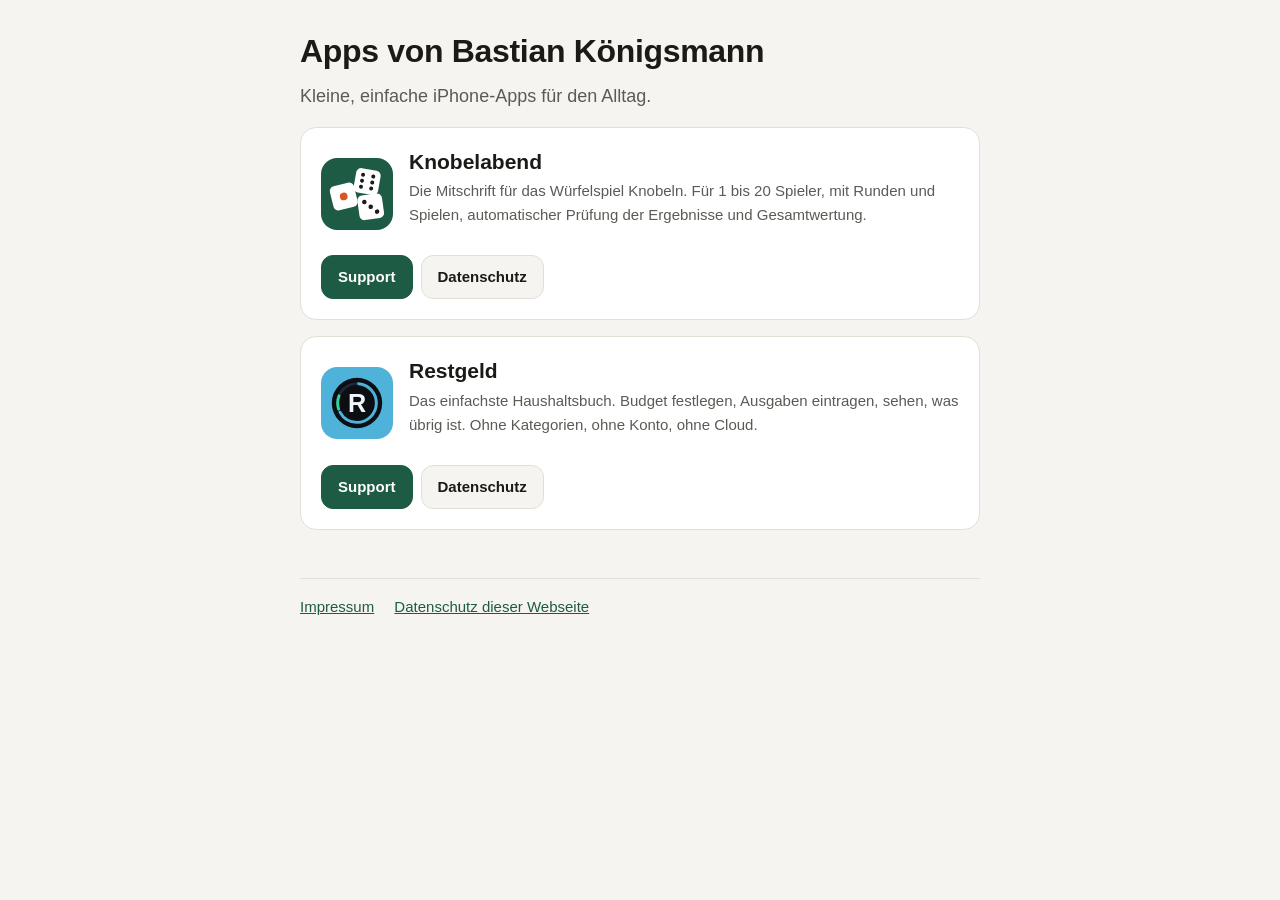
<file: index.html>
<!doctype html>
<html lang="de">
<head>
<meta charset="utf-8">
<meta name="viewport" content="width=device-width, initial-scale=1">
<title>Apps von Bastian Königsmann</title>
<meta name="description" content="iPhone-Apps von Bastian Königsmann: Datenschutz, Support und Impressum.">
<link rel="stylesheet" href="style.css">
</head>
<body>
<main class="wrap">
<h1>Apps von Bastian Königsmann</h1>
<p class="lead">Kleine, einfache iPhone-Apps für den Alltag.</p>

<section class="card">
<div class="app">
<svg viewBox="0 0 320 320" role="img" aria-label="App-Icon Knobelabend">
<rect width="320" height="320" rx="72" fill="#1E5B45"/>
<g transform="translate(150 50) rotate(10 55 55)"><rect width="110" height="110" rx="22" fill="#FFFFFF"/><circle cx="32" cy="28" r="9" fill="#1B1A17"/><circle cx="78" cy="28" r="9" fill="#1B1A17"/><circle cx="32" cy="55" r="9" fill="#1B1A17"/><circle cx="78" cy="55" r="9" fill="#1B1A17"/><circle cx="32" cy="82" r="9" fill="#1B1A17"/><circle cx="78" cy="82" r="9" fill="#1B1A17"/></g>
<g transform="translate(166 162) rotate(-8 55 55)"><rect width="110" height="110" rx="22" fill="#FFFFFF"/><circle cx="30" cy="30" r="10" fill="#1B1A17"/><circle cx="55" cy="55" r="10" fill="#1B1A17"/><circle cx="80" cy="80" r="10" fill="#1B1A17"/></g>
<g transform="translate(46 116) rotate(-14 55 55)"><rect width="110" height="110" rx="22" fill="#FFFFFF"/><circle cx="55" cy="55" r="17" fill="#D9541E"/></g>
</svg>
<div>
<h2>Knobelabend</h2>
<p class="meta">Die Mitschrift für das Würfelspiel Knobeln. Für 1 bis 20 Spieler, mit Runden und Spielen, automatischer Prüfung der Ergebnisse und Gesamtwertung.</p>
</div>
</div>
<div class="links">
<a class="button primary" href="knobelabend-support.html">Support</a>
<a class="button" href="knobelabend-datenschutz.html">Datenschutz</a>
</div>
</section>

<section class="card">
<div class="app">
<svg viewBox="0 0 320 320" role="img" aria-label="App-Icon Restgeld">
<rect width="320" height="320" rx="72" fill="#4FB3D9"/>
<circle cx="160" cy="160" r="112" fill="#0B0F14"/>
<circle cx="160" cy="160" r="86" fill="none" stroke="#1F2834" stroke-width="13"/>
<circle cx="160" cy="160" r="86" fill="none" stroke="#4FB3D9" stroke-width="13" stroke-linecap="round" stroke-dasharray="352.8 540.4" stroke-dashoffset="-7.5" transform="rotate(-90 160 160)"/>
<circle cx="160" cy="160" r="86" fill="none" stroke="#34D399" stroke-width="13" stroke-linecap="round" stroke-dasharray="60 540.4" stroke-dashoffset="-375.3" transform="rotate(-90 160 160)"/>
<text x="160" y="160" text-anchor="middle" dominant-baseline="central" font-family="-apple-system, BlinkMacSystemFont, 'Segoe UI', Helvetica, Arial, sans-serif" font-size="112" font-weight="800" fill="#F2F5F8">R</text>
</svg>
<div>
<h2>Restgeld</h2>
<p class="meta">Das einfachste Haushaltsbuch. Budget festlegen, Ausgaben eintragen, sehen, was übrig ist. Ohne Kategorien, ohne Konto, ohne Cloud.</p>
</div>
</div>
<div class="links">
<a class="button primary" href="restgeld-support.html">Support</a>
<a class="button" href="restgeld-datenschutz.html">Datenschutz</a>
</div>
</section>

<footer>
<a href="impressum.html">Impressum</a>
<a href="datenschutz.html">Datenschutz dieser Webseite</a>
</footer>
</main>
</body>
</html>
</file>
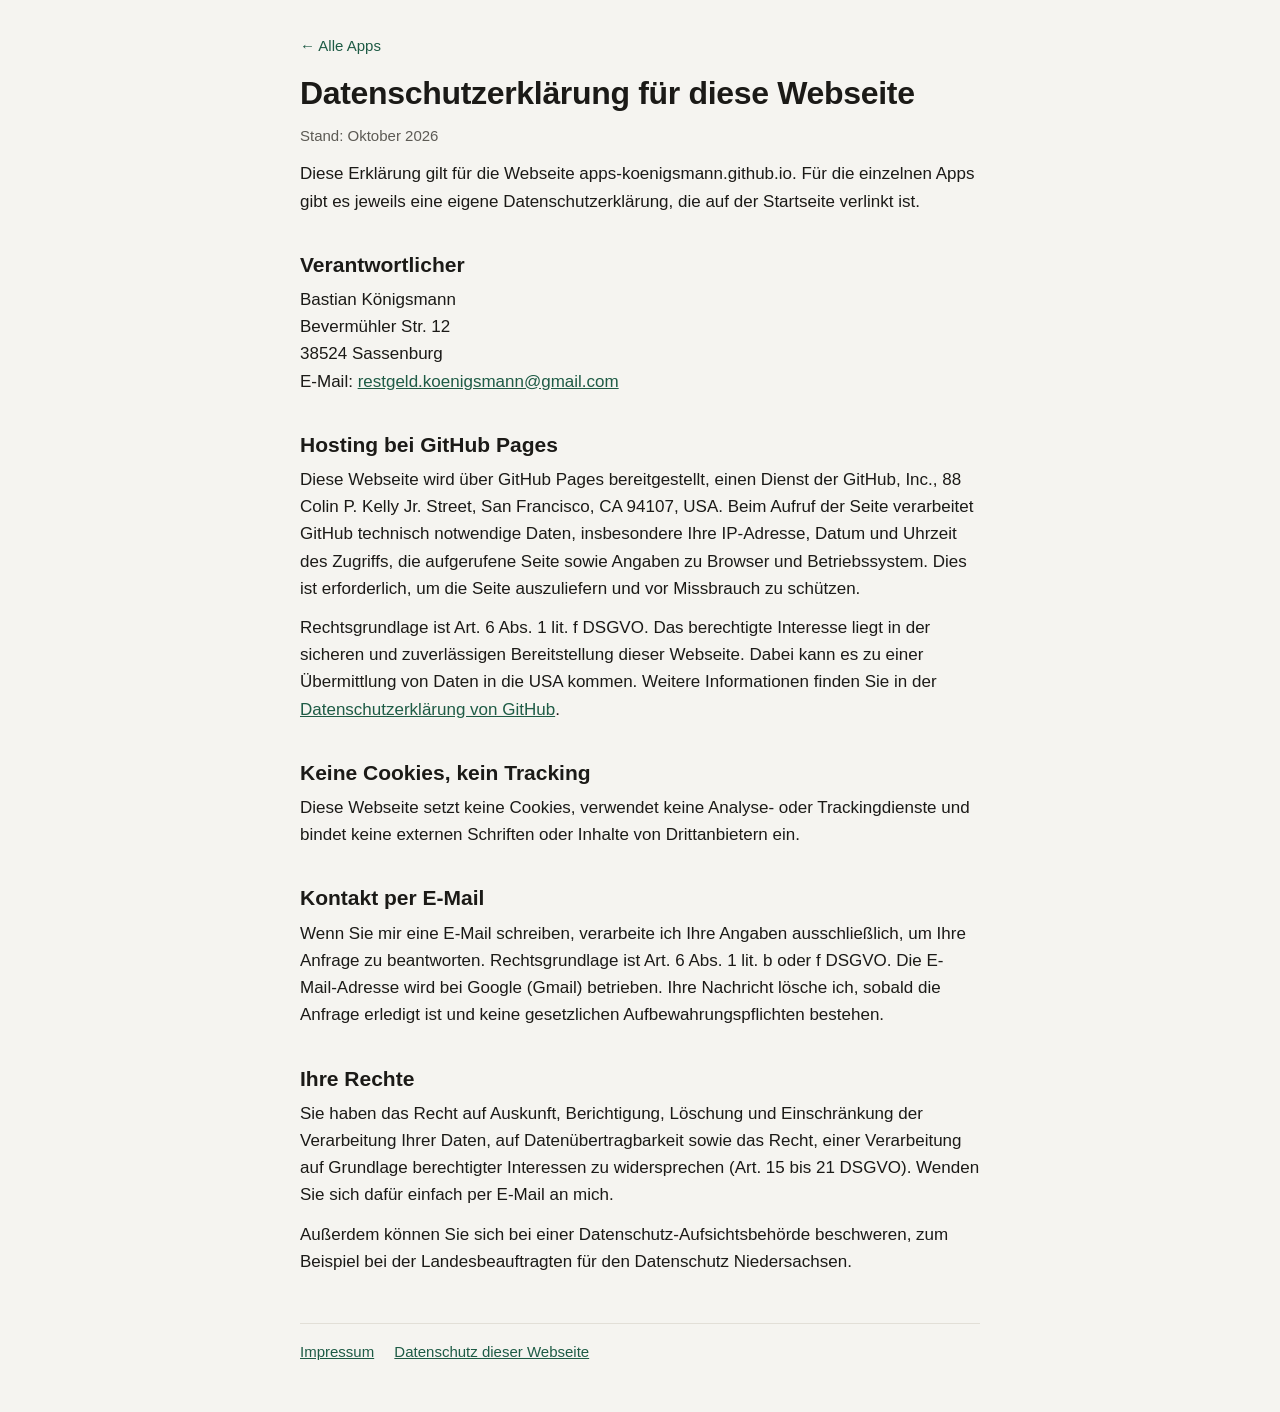
<file: datenschutz.html>
<!doctype html>
<html lang="de">
<head>
<meta charset="utf-8">
<meta name="viewport" content="width=device-width, initial-scale=1">
<title>Datenschutz dieser Webseite · Apps von Bastian Königsmann</title>
<link rel="stylesheet" href="style.css">
</head>
<body>
<main class="wrap">
<a class="back" href="./">← Alle Apps</a>
<h1>Datenschutzerklärung für diese Webseite</h1>
<p class="meta">Stand: Oktober 2026</p>
<p>Diese Erklärung gilt für die Webseite apps-koenigsmann.github.io. Für die einzelnen Apps gibt es jeweils eine eigene Datenschutzerklärung, die auf der Startseite verlinkt ist.</p>

<h2>Verantwortlicher</h2>
<address>
Bastian Königsmann<br>
Bevermühler Str. 12<br>
38524 Sassenburg<br>
E-Mail: <a href="mailto:restgeld.koenigsmann@gmail.com">restgeld.koenigsmann@gmail.com</a>
</address>

<h2>Hosting bei GitHub Pages</h2>
<p>Diese Webseite wird über GitHub Pages bereitgestellt, einen Dienst der GitHub, Inc., 88 Colin P. Kelly Jr. Street, San Francisco, CA 94107, USA. Beim Aufruf der Seite verarbeitet GitHub technisch notwendige Daten, insbesondere Ihre IP-Adresse, Datum und Uhrzeit des Zugriffs, die aufgerufene Seite sowie Angaben zu Browser und Betriebssystem. Dies ist erforderlich, um die Seite auszuliefern und vor Missbrauch zu schützen.</p>
<p>Rechtsgrundlage ist Art. 6 Abs. 1 lit. f DSGVO. Das berechtigte Interesse liegt in der sicheren und zuverlässigen Bereitstellung dieser Webseite. Dabei kann es zu einer Übermittlung von Daten in die USA kommen. Weitere Informationen finden Sie in der <a href="https://docs.github.com/de/site-policy/privacy-policies/github-general-privacy-statement">Datenschutzerklärung von GitHub</a>.</p>

<h2>Keine Cookies, kein Tracking</h2>
<p>Diese Webseite setzt keine Cookies, verwendet keine Analyse- oder Trackingdienste und bindet keine externen Schriften oder Inhalte von Drittanbietern ein.</p>

<h2>Kontakt per E-Mail</h2>
<p>Wenn Sie mir eine E-Mail schreiben, verarbeite ich Ihre Angaben ausschließlich, um Ihre Anfrage zu beantworten. Rechtsgrundlage ist Art. 6 Abs. 1 lit. b oder f DSGVO. Die E-Mail-Adresse wird bei Google (Gmail) betrieben. Ihre Nachricht lösche ich, sobald die Anfrage erledigt ist und keine gesetzlichen Aufbewahrungspflichten bestehen.</p>

<h2>Ihre Rechte</h2>
<p>Sie haben das Recht auf Auskunft, Berichtigung, Löschung und Einschränkung der Verarbeitung Ihrer Daten, auf Datenübertragbarkeit sowie das Recht, einer Verarbeitung auf Grundlage berechtigter Interessen zu widersprechen (Art. 15 bis 21 DSGVO). Wenden Sie sich dafür einfach per E-Mail an mich.</p>
<p>Außerdem können Sie sich bei einer Datenschutz-Aufsichtsbehörde beschweren, zum Beispiel bei der Landesbeauftragten für den Datenschutz Niedersachsen.</p>

<footer>
<a href="impressum.html">Impressum</a>
<a href="datenschutz.html">Datenschutz dieser Webseite</a>
</footer>
</main>
</body>
</html>
</file>
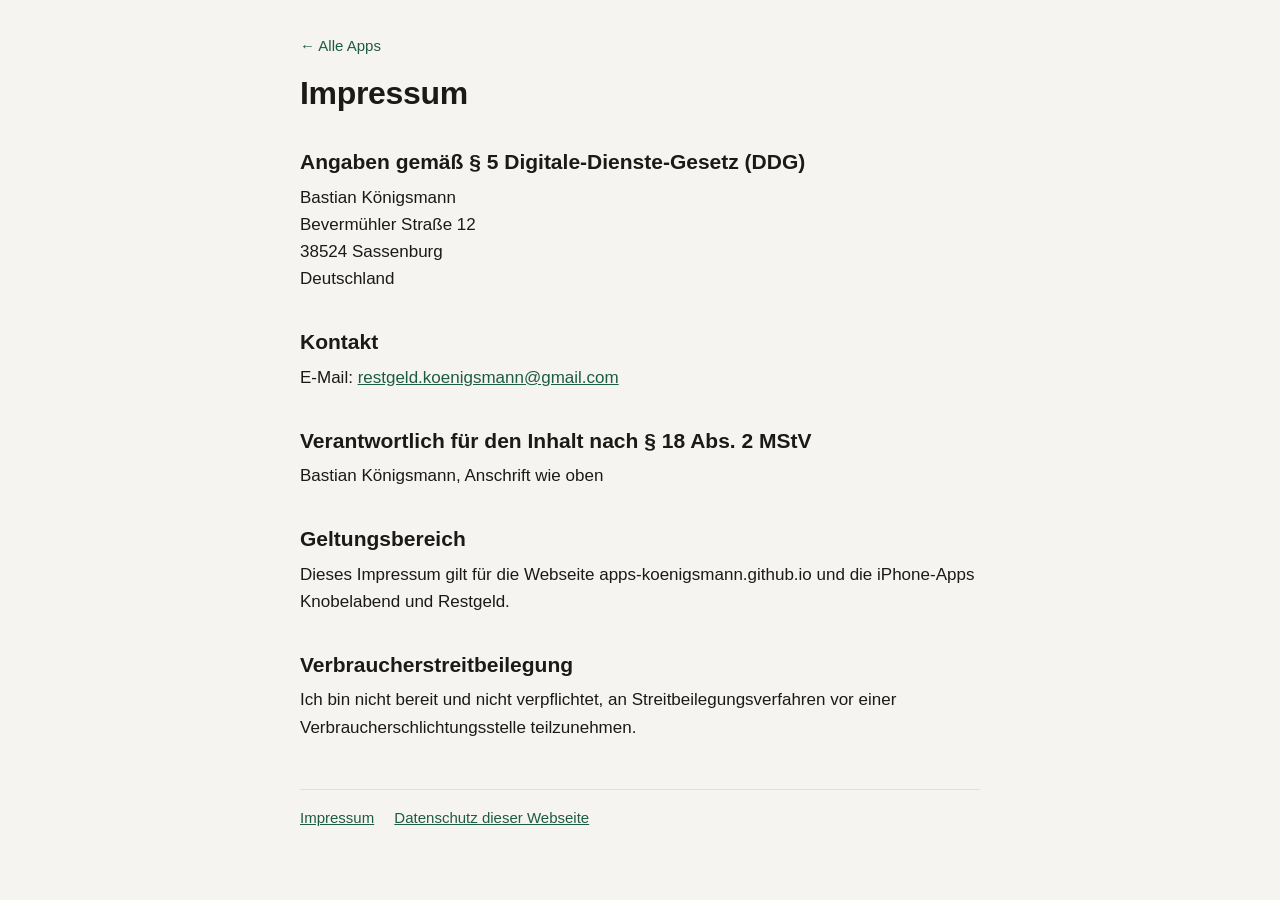
<file: impressum.html>
<!doctype html>
<html lang="de">
<head>
<meta charset="utf-8">
<meta name="viewport" content="width=device-width, initial-scale=1">
<title>Impressum · Apps von Bastian Königsmann</title>
<link rel="stylesheet" href="style.css">
</head>
<body>
<main class="wrap">
<a class="back" href="./">← Alle Apps</a>
<h1>Impressum</h1>

<h2>Angaben gemäß § 5 Digitale-Dienste-Gesetz (DDG)</h2>
<address>
Bastian Königsmann<br>
Bevermühler Straße 12<br>
38524 Sassenburg<br>
Deutschland
</address>

<h2>Kontakt</h2>
<p>E-Mail: <a href="mailto:restgeld.koenigsmann@gmail.com">restgeld.koenigsmann@gmail.com</a></p>

<h2>Verantwortlich für den Inhalt nach § 18 Abs. 2 MStV</h2>
<p>Bastian Königsmann, Anschrift wie oben</p>

<h2>Geltungsbereich</h2>
<p>Dieses Impressum gilt für die Webseite apps-koenigsmann.github.io und die iPhone-Apps Knobelabend und Restgeld.</p>

<h2>Verbraucherstreitbeilegung</h2>
<p>Ich bin nicht bereit und nicht verpflichtet, an Streitbeilegungsverfahren vor einer Verbraucherschlichtungsstelle teilzunehmen.</p>

<footer>
<a href="impressum.html">Impressum</a>
<a href="datenschutz.html">Datenschutz dieser Webseite</a>
</footer>
</main>
</body>
</html>
</file>
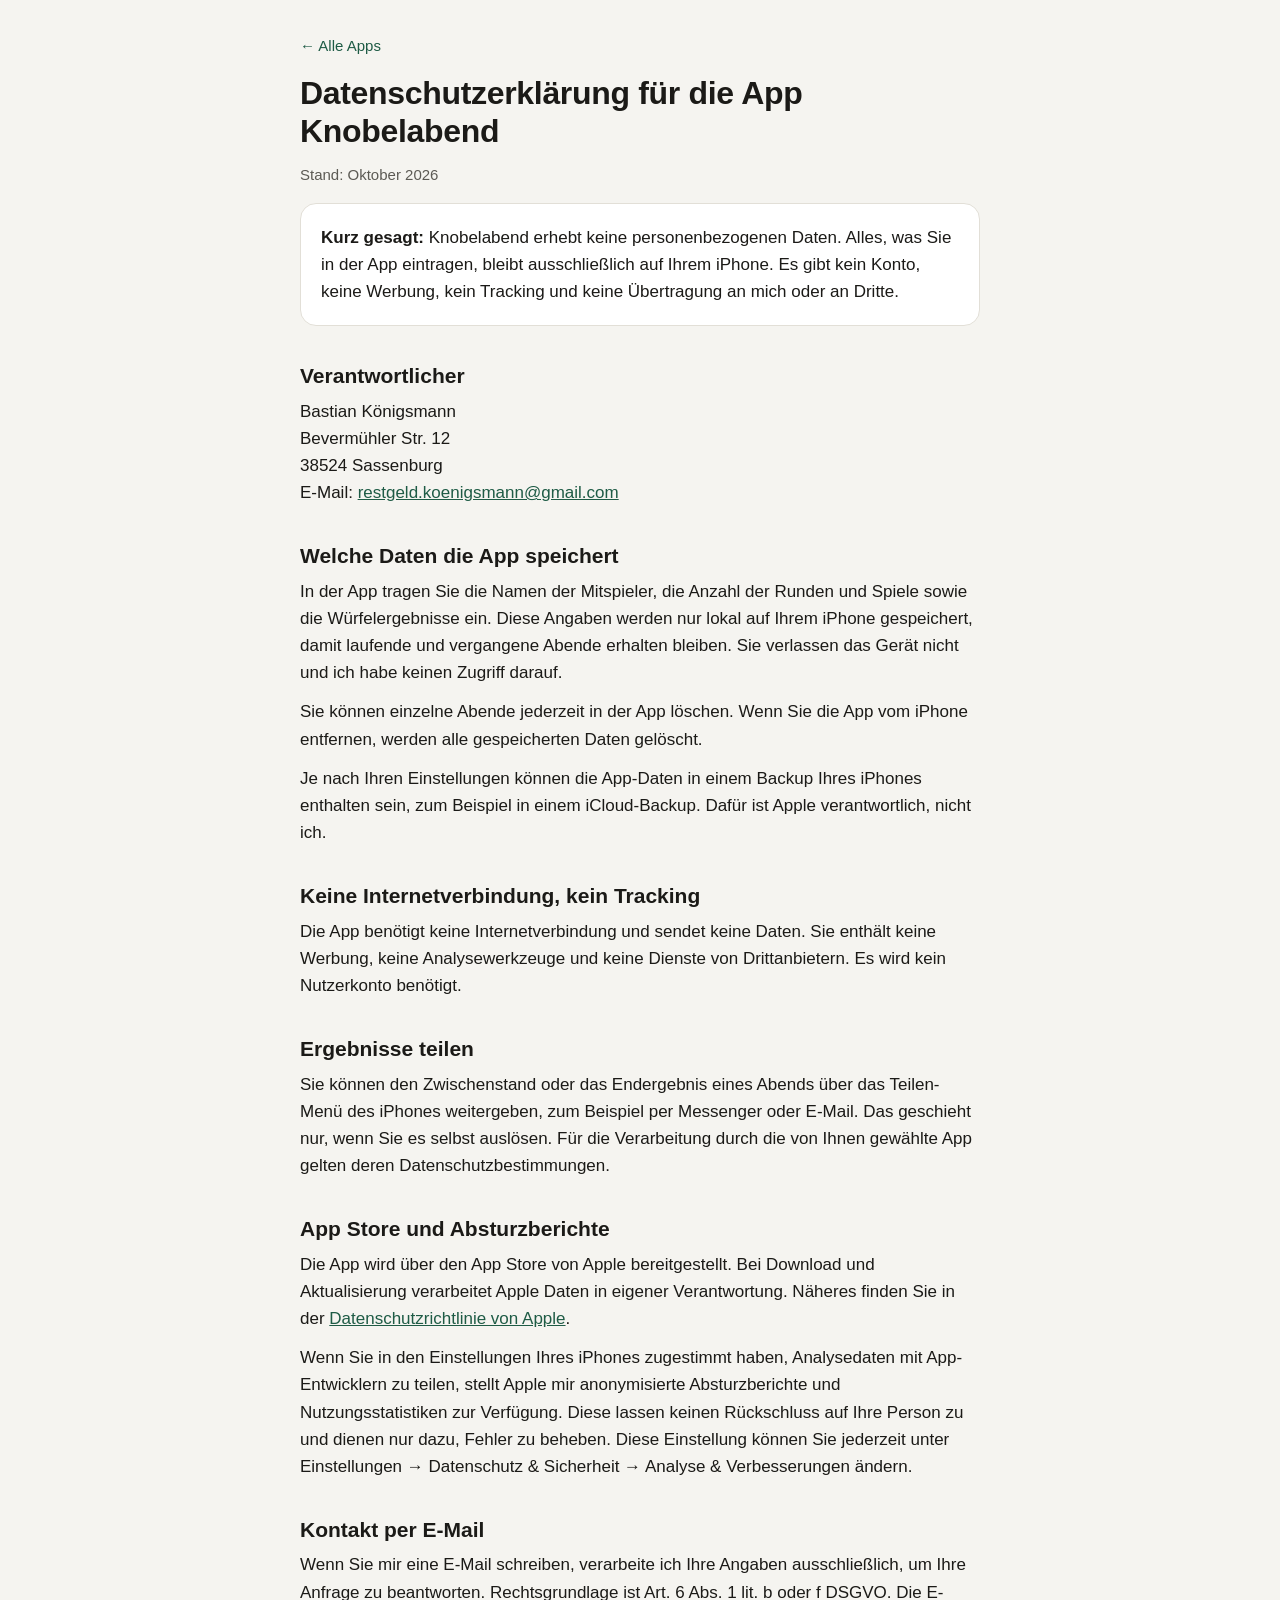
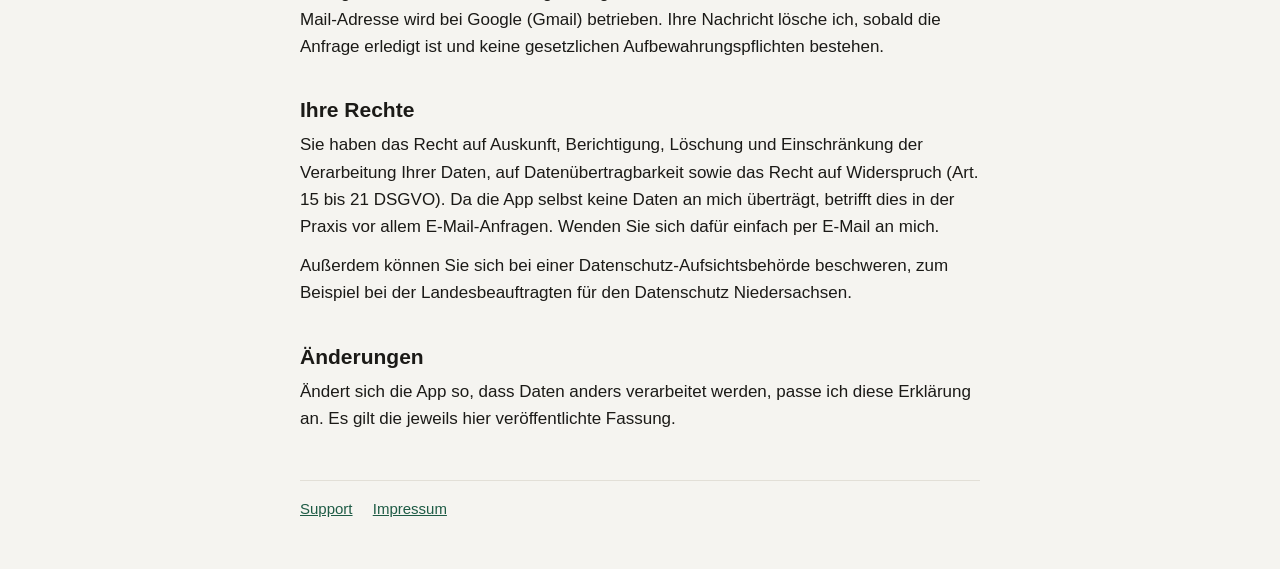
<file: knobelabend-datenschutz.html>
<!doctype html>
<html lang="de">
<head>
<meta charset="utf-8">
<meta name="viewport" content="width=device-width, initial-scale=1">
<title>Datenschutz · Knobelabend</title>
<link rel="stylesheet" href="style.css">
</head>
<body>
<main class="wrap">
<a class="back" href="./">← Alle Apps</a>
<h1>Datenschutzerklärung für die App Knobelabend</h1>
<p class="meta">Stand: Oktober 2026</p>

<div class="card">
<strong>Kurz gesagt:</strong> Knobelabend erhebt keine personenbezogenen Daten. Alles, was Sie in der App eintragen, bleibt ausschließlich auf Ihrem iPhone. Es gibt kein Konto, keine Werbung, kein Tracking und keine Übertragung an mich oder an Dritte.
</div>

<h2>Verantwortlicher</h2>
<address>
Bastian Königsmann<br>
Bevermühler Str. 12<br>
38524 Sassenburg<br>
E-Mail: <a href="mailto:restgeld.koenigsmann@gmail.com">restgeld.koenigsmann@gmail.com</a>
</address>

<h2>Welche Daten die App speichert</h2>
<p>In der App tragen Sie die Namen der Mitspieler, die Anzahl der Runden und Spiele sowie die Würfelergebnisse ein. Diese Angaben werden nur lokal auf Ihrem iPhone gespeichert, damit laufende und vergangene Abende erhalten bleiben. Sie verlassen das Gerät nicht und ich habe keinen Zugriff darauf.</p>
<p>Sie können einzelne Abende jederzeit in der App löschen. Wenn Sie die App vom iPhone entfernen, werden alle gespeicherten Daten gelöscht.</p>
<p>Je nach Ihren Einstellungen können die App-Daten in einem Backup Ihres iPhones enthalten sein, zum Beispiel in einem iCloud-Backup. Dafür ist Apple verantwortlich, nicht ich.</p>

<h2>Keine Internetverbindung, kein Tracking</h2>
<p>Die App benötigt keine Internetverbindung und sendet keine Daten. Sie enthält keine Werbung, keine Analysewerkzeuge und keine Dienste von Drittanbietern. Es wird kein Nutzerkonto benötigt.</p>

<h2>Ergebnisse teilen</h2>
<p>Sie können den Zwischenstand oder das Endergebnis eines Abends über das Teilen-Menü des iPhones weitergeben, zum Beispiel per Messenger oder E-Mail. Das geschieht nur, wenn Sie es selbst auslösen. Für die Verarbeitung durch die von Ihnen gewählte App gelten deren Datenschutzbestimmungen.</p>

<h2>App Store und Absturzberichte</h2>
<p>Die App wird über den App Store von Apple bereitgestellt. Bei Download und Aktualisierung verarbeitet Apple Daten in eigener Verantwortung. Näheres finden Sie in der <a href="https://www.apple.com/de/legal/privacy/">Datenschutzrichtlinie von Apple</a>.</p>
<p>Wenn Sie in den Einstellungen Ihres iPhones zugestimmt haben, Analysedaten mit App-Entwicklern zu teilen, stellt Apple mir anonymisierte Absturzberichte und Nutzungsstatistiken zur Verfügung. Diese lassen keinen Rückschluss auf Ihre Person zu und dienen nur dazu, Fehler zu beheben. Diese Einstellung können Sie jederzeit unter Einstellungen → Datenschutz &amp; Sicherheit → Analyse &amp; Verbesserungen ändern.</p>

<h2>Kontakt per E-Mail</h2>
<p>Wenn Sie mir eine E-Mail schreiben, verarbeite ich Ihre Angaben ausschließlich, um Ihre Anfrage zu beantworten. Rechtsgrundlage ist Art. 6 Abs. 1 lit. b oder f DSGVO. Die E-Mail-Adresse wird bei Google (Gmail) betrieben. Ihre Nachricht lösche ich, sobald die Anfrage erledigt ist und keine gesetzlichen Aufbewahrungspflichten bestehen.</p>

<h2>Ihre Rechte</h2>
<p>Sie haben das Recht auf Auskunft, Berichtigung, Löschung und Einschränkung der Verarbeitung Ihrer Daten, auf Datenübertragbarkeit sowie das Recht auf Widerspruch (Art. 15 bis 21 DSGVO). Da die App selbst keine Daten an mich überträgt, betrifft dies in der Praxis vor allem E-Mail-Anfragen. Wenden Sie sich dafür einfach per E-Mail an mich.</p>
<p>Außerdem können Sie sich bei einer Datenschutz-Aufsichtsbehörde beschweren, zum Beispiel bei der Landesbeauftragten für den Datenschutz Niedersachsen.</p>

<h2>Änderungen</h2>
<p>Ändert sich die App so, dass Daten anders verarbeitet werden, passe ich diese Erklärung an. Es gilt die jeweils hier veröffentlichte Fassung.</p>

<footer>
<a href="knobelabend-support.html">Support</a>
<a href="impressum.html">Impressum</a>
</footer>
</main>
</body>
</html>
</file>
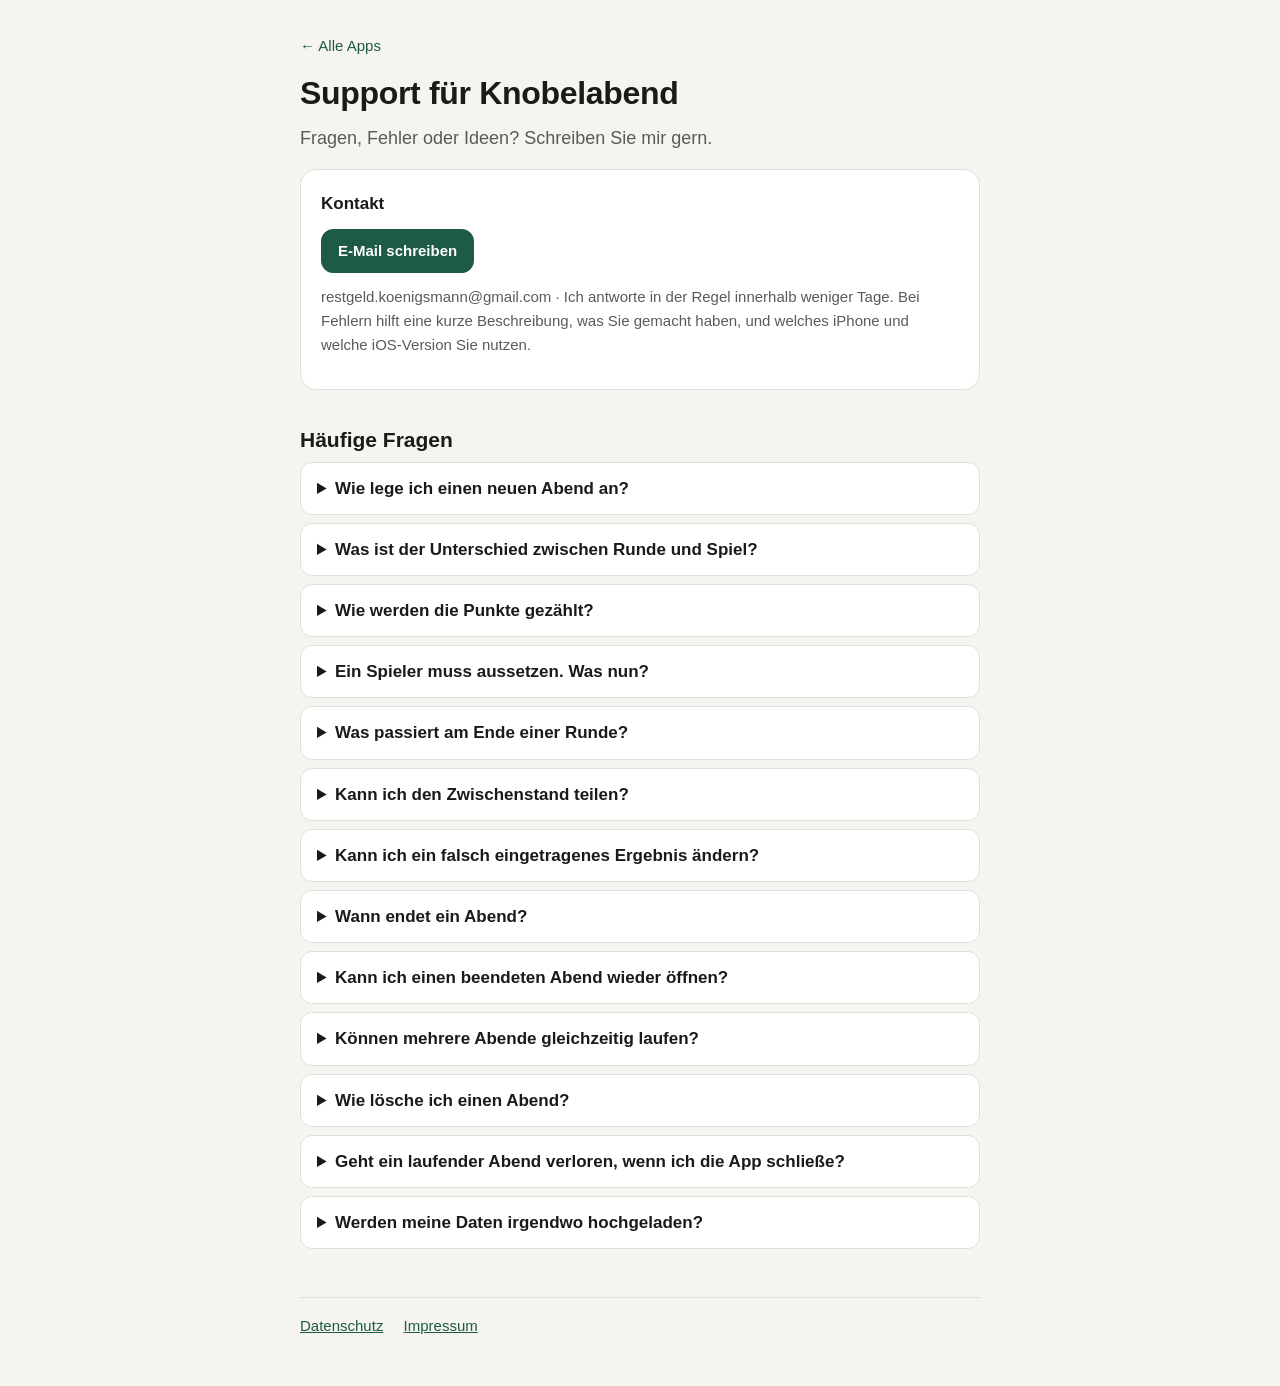
<file: knobelabend-support.html>
<!doctype html>
<html lang="de">
<head>
<meta charset="utf-8">
<meta name="viewport" content="width=device-width, initial-scale=1">
<title>Support · Knobelabend</title>
<link rel="stylesheet" href="style.css">
</head>
<body>
<main class="wrap">
<a class="back" href="./">← Alle Apps</a>
<h1>Support für Knobelabend</h1>
<p class="lead">Fragen, Fehler oder Ideen? Schreiben Sie mir gern.</p>

<div class="card">
<p><strong>Kontakt</strong></p>
<p><a class="button primary" href="mailto:restgeld.koenigsmann@gmail.com?subject=Knobelabend%20Support">E-Mail schreiben</a></p>
<p class="meta">restgeld.koenigsmann@gmail.com · Ich antworte in der Regel innerhalb weniger Tage. Bei Fehlern hilft eine kurze Beschreibung, was Sie gemacht haben, und welches iPhone und welche iOS-Version Sie nutzen.</p>
</div>

<h2>Häufige Fragen</h2>

<details>
<summary>Wie lege ich einen neuen Abend an?</summary>
<p>Auf dem Startbildschirm „Neuer Abend“ antippen. Dann die Anzahl der Spieler (1 bis 20), der Runden (1 bis 5) und der Spiele pro Runde (1 bis 40) festlegen und die Namen in der Würfelreihenfolge eintragen. Die Reihenfolge bleibt den ganzen Abend gleich.</p>
</details>

<details>
<summary>Was ist der Unterschied zwischen Runde und Spiel?</summary>
<p>In einem Spiel gibt es ein Ergebnis pro Spieler, bestehend aus bis zu drei Würfen. Eine Runde besteht aus mehreren Spielen am Stück, danach ist meist Pause. Üblich sind zum Beispiel 2 Runden mit je 16 Spielen, also 32 Spiele an einem Abend.</p>
</details>

<details>
<summary>Wie werden die Punkte gezählt?</summary>
<p>Alle drei Würfel werden addiert. Eine 1 zählt 100 Punkte, eine 6 zählt 60 Punkte, die Augenzahlen 2 bis 5 zählen ihren Wert. Ist keine 1 und keine 6 dabei, zählt der Wurf 0. Die App bietet nur Ergebnisse an, die tatsächlich möglich sind.</p>
</details>

<details>
<summary>Ein Spieler muss aussetzen. Was nun?</summary>
<p>Tippen Sie bei diesem Spieler auf „Aussetzen“. Der Wurf wird als offen markiert, und der nächste Spieler ist dran. Im Reiter „Nachholen“ können offene Würfe jederzeit nachgeholt werden, auch mehrere aus verschiedenen Runden.</p>
</details>

<details>
<summary>Was passiert am Ende einer Runde?</summary>
<p>Sind noch Würfe offen, weist die App darauf hin. Sie können sie sofort nachholen oder den Hinweis ignorieren. Danach zeigt die App den Zwischenstand und bietet an, ihn zu teilen. Mit „Weiter“ beginnt die nächste Runde.</p>
</details>

<details>
<summary>Kann ich den Zwischenstand teilen?</summary>
<p>Ja, jederzeit. Im Reiter „Übersicht“ oben auf das Teilen-Symbol tippen. Es öffnet sich das Teilen-Menü des iPhones, über das Sie den Stand zum Beispiel per Messenger verschicken können. Offene Würfe sind dort als „offen“ gekennzeichnet.</p>
</details>

<details>
<summary>Kann ich ein falsch eingetragenes Ergebnis ändern?</summary>
<p>Ja. Im Reiter „Übersicht“ die Runde wählen und den betreffenden Wert antippen. Bei einem beendeten Abend zuerst „Wieder aufnehmen“ antippen.</p>
</details>

<details>
<summary>Wann endet ein Abend?</summary>
<p>Automatisch, sobald alle Spiele gespielt und keine Würfe mehr offen sind. Alternativ jederzeit über „Beenden“. Dann zählen nur die bis dahin gewürfelten Ergebnisse, offene Würfe zählen im Endstand 0.</p>
</details>

<details>
<summary>Kann ich einen beendeten Abend wieder öffnen?</summary>
<p>Ja. Den Abend in der Liste der vergangenen Abende öffnen und „Wieder aufnehmen“ antippen. Danach können Sie weiterwürfeln, offene Würfe nachholen und Ergebnisse korrigieren.</p>
</details>

<details>
<summary>Können mehrere Abende gleichzeitig laufen?</summary>
<p>Ja. Alle laufenden Abende stehen auf dem Startbildschirm und können einzeln fortgesetzt werden.</p>
</details>

<details>
<summary>Wie lösche ich einen Abend?</summary>
<p>Auf dem Startbildschirm den Abend nach links wischen und „Löschen“ bestätigen, oder in einem beendeten Abend „Abend löschen“ antippen. Gelöschte Abende lassen sich nicht wiederherstellen.</p>
</details>

<details>
<summary>Geht ein laufender Abend verloren, wenn ich die App schließe?</summary>
<p>Nein. Jede Eingabe wird sofort gespeichert. Auch wenn die App geschlossen oder das iPhone gesperrt wird, können Sie danach einfach weiterspielen.</p>
</details>

<details>
<summary>Werden meine Daten irgendwo hochgeladen?</summary>
<p>Nein. Alle Daten bleiben auf Ihrem iPhone. Details finden Sie in der <a href="knobelabend-datenschutz.html">Datenschutzerklärung</a>.</p>
</details>

<footer>
<a href="knobelabend-datenschutz.html">Datenschutz</a>
<a href="impressum.html">Impressum</a>
</footer>
</main>
</body>
</html>
</file>
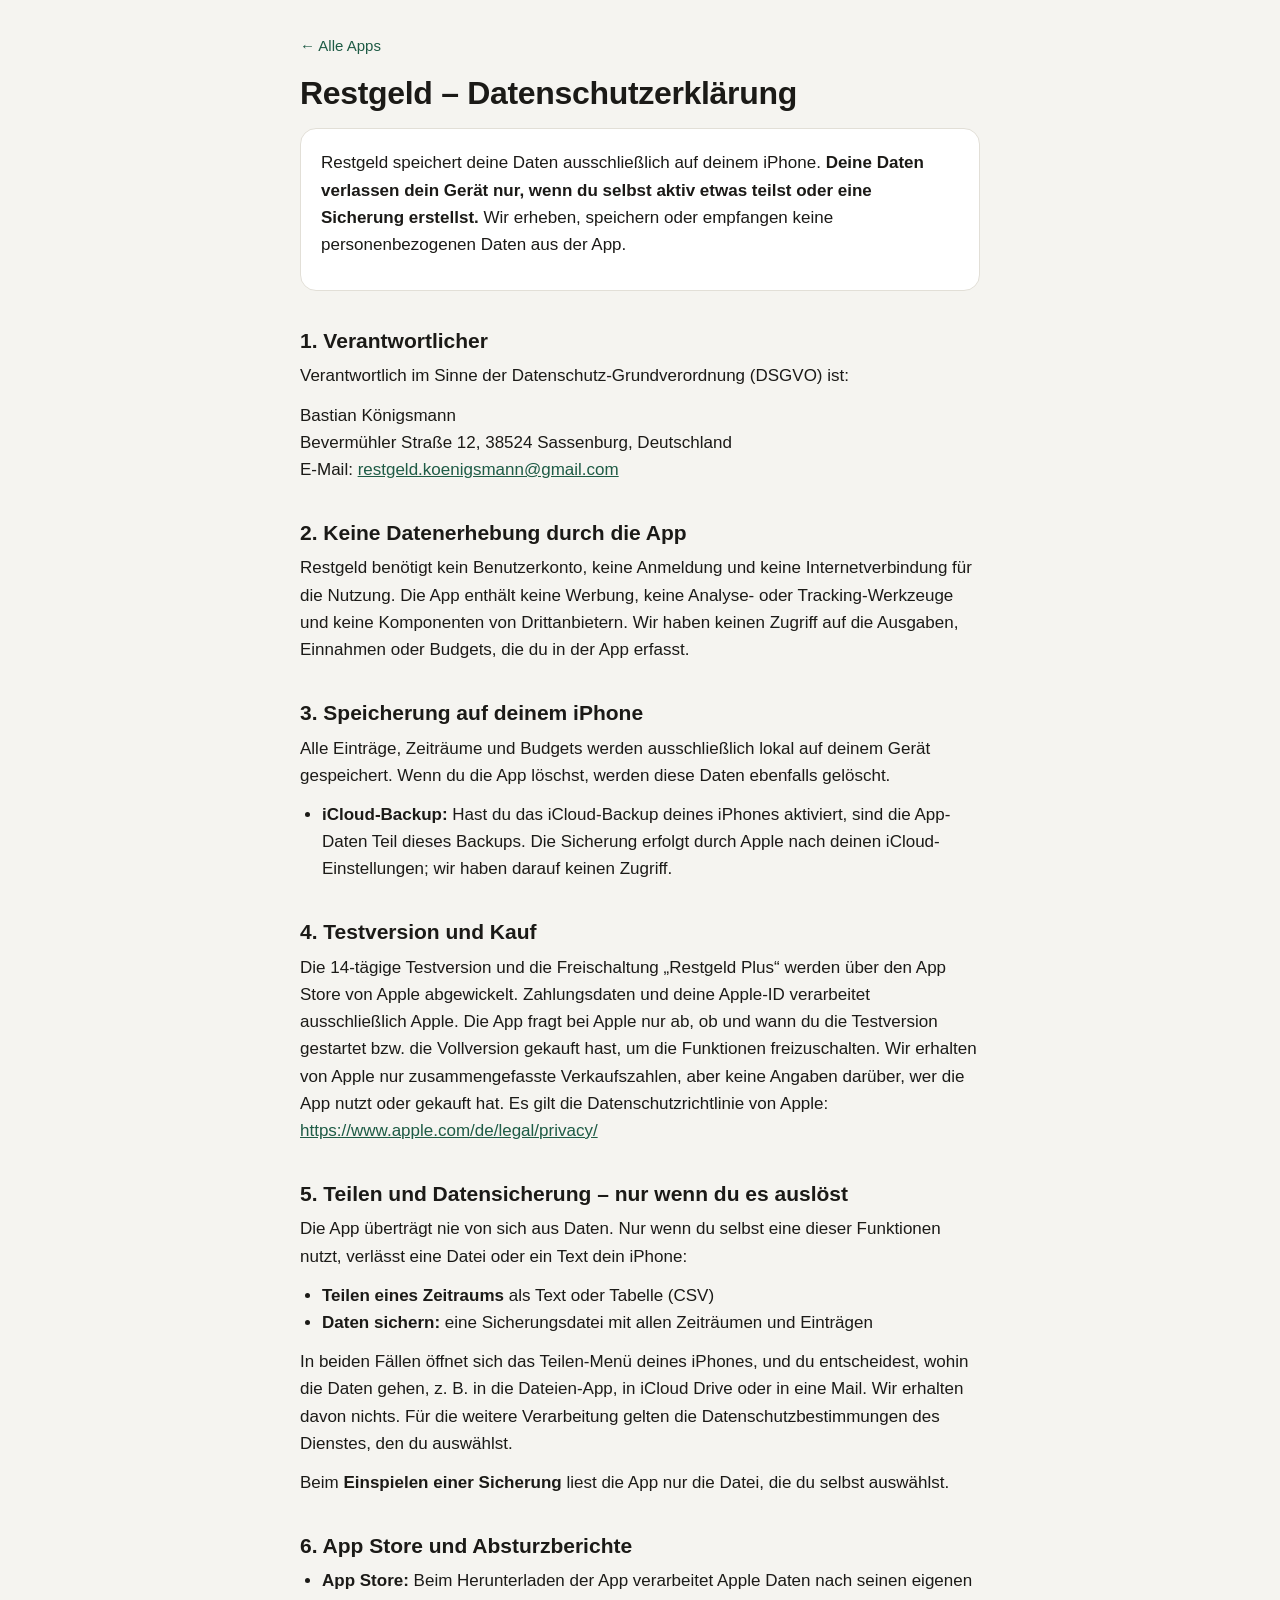
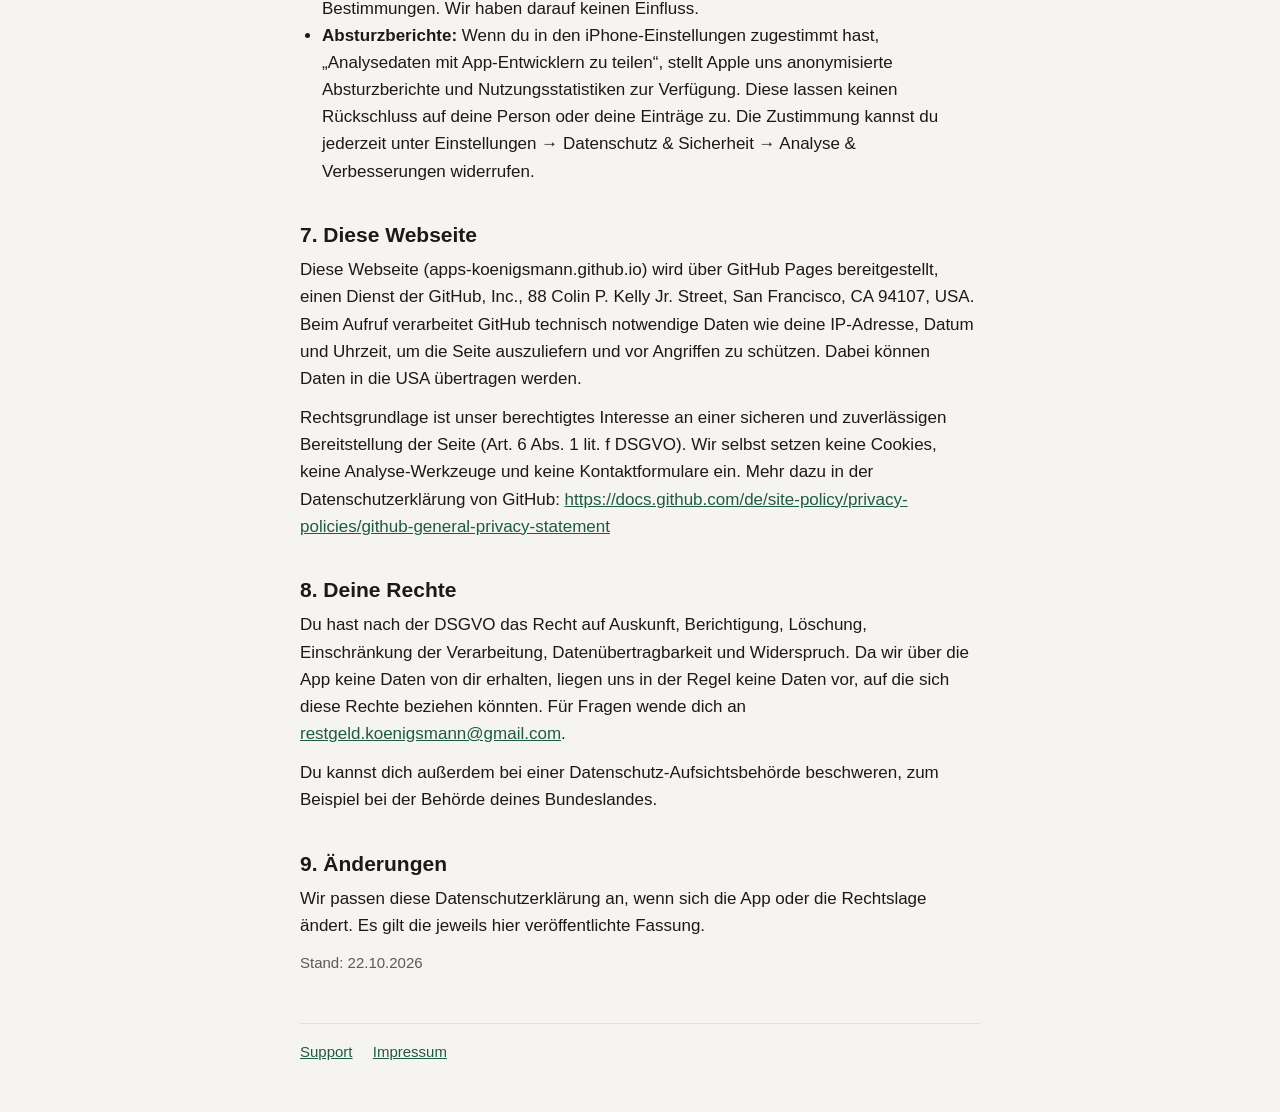
<file: restgeld-datenschutz.html>
<!doctype html>
<html lang="de">
<head>
<meta charset="utf-8">
<meta name="viewport" content="width=device-width, initial-scale=1">
<title>Datenschutz · Restgeld</title>
<link rel="stylesheet" href="style.css">
</head>
<body>
<main class="wrap">
<a class="back" href="./">← Alle Apps</a>
<h1>Restgeld – Datenschutzerklärung</h1>

<div class="card">
<p>Restgeld speichert deine Daten ausschließlich auf deinem iPhone. <strong>Deine Daten verlassen dein Gerät nur, wenn du selbst aktiv etwas teilst oder eine Sicherung erstellst.</strong> Wir erheben, speichern oder empfangen keine personenbezogenen Daten aus der App.</p>
</div>

<h2>1. Verantwortlicher</h2>
<p>Verantwortlich im Sinne der Datenschutz-Grundverordnung (DSGVO) ist:</p>
<address>
Bastian Königsmann<br>
Bevermühler Straße 12, 38524 Sassenburg, Deutschland<br>
E-Mail: <a href="mailto:restgeld.koenigsmann@gmail.com">restgeld.koenigsmann@gmail.com</a>
</address>

<h2>2. Keine Datenerhebung durch die App</h2>
<p>Restgeld benötigt kein Benutzerkonto, keine Anmeldung und keine Internetverbindung für die Nutzung. Die App enthält keine Werbung, keine Analyse- oder Tracking-Werkzeuge und keine Komponenten von Drittanbietern. Wir haben keinen Zugriff auf die Ausgaben, Einnahmen oder Budgets, die du in der App erfasst.</p>

<h2>3. Speicherung auf deinem iPhone</h2>
<p>Alle Einträge, Zeiträume und Budgets werden ausschließlich lokal auf deinem Gerät gespeichert. Wenn du die App löschst, werden diese Daten ebenfalls gelöscht.</p>
<ul>
<li><strong>iCloud-Backup:</strong> Hast du das iCloud-Backup deines iPhones aktiviert, sind die App-Daten Teil dieses Backups. Die Sicherung erfolgt durch Apple nach deinen iCloud-Einstellungen; wir haben darauf keinen Zugriff.</li>
</ul>

<h2>4. Testversion und Kauf</h2>
<p>Die 14-tägige Testversion und die Freischaltung „Restgeld Plus“ werden über den App Store von Apple abgewickelt. Zahlungsdaten und deine Apple-ID verarbeitet ausschließlich Apple. Die App fragt bei Apple nur ab, ob und wann du die Testversion gestartet bzw. die Vollversion gekauft hast, um die Funktionen freizuschalten. Wir erhalten von Apple nur zusammengefasste Verkaufszahlen, aber keine Angaben darüber, wer die App nutzt oder gekauft hat. Es gilt die Datenschutzrichtlinie von Apple: <a href="https://www.apple.com/de/legal/privacy/">https://www.apple.com/de/legal/privacy/</a></p>

<h2>5. Teilen und Datensicherung – nur wenn du es auslöst</h2>
<p>Die App überträgt nie von sich aus Daten. Nur wenn du selbst eine dieser Funktionen nutzt, verlässt eine Datei oder ein Text dein iPhone:</p>
<ul>
<li><strong>Teilen eines Zeitraums</strong> als Text oder Tabelle (CSV)</li>
<li><strong>Daten sichern:</strong> eine Sicherungsdatei mit allen Zeiträumen und Einträgen</li>
</ul>
<p>In beiden Fällen öffnet sich das Teilen-Menü deines iPhones, und du entscheidest, wohin die Daten gehen, z. B. in die Dateien-App, in iCloud Drive oder in eine Mail. Wir erhalten davon nichts. Für die weitere Verarbeitung gelten die Datenschutzbestimmungen des Dienstes, den du auswählst.</p>
<p>Beim <strong>Einspielen einer Sicherung</strong> liest die App nur die Datei, die du selbst auswählst.</p>

<h2>6. App Store und Absturzberichte</h2>
<ul>
<li><strong>App Store:</strong> Beim Herunterladen der App verarbeitet Apple Daten nach seinen eigenen Bestimmungen. Wir haben darauf keinen Einfluss.</li>
<li><strong>Absturzberichte:</strong> Wenn du in den iPhone-Einstellungen zugestimmt hast, „Analysedaten mit App-Entwicklern zu teilen“, stellt Apple uns anonymisierte Absturzberichte und Nutzungsstatistiken zur Verfügung. Diese lassen keinen Rückschluss auf deine Person oder deine Einträge zu. Die Zustimmung kannst du jederzeit unter Einstellungen → Datenschutz &amp; Sicherheit → Analyse &amp; Verbesserungen widerrufen.</li>
</ul>

<h2>7. Diese Webseite</h2>
<p>Diese Webseite (apps-koenigsmann.github.io) wird über GitHub Pages bereitgestellt, einen Dienst der GitHub, Inc., 88 Colin P. Kelly Jr. Street, San Francisco, CA 94107, USA. Beim Aufruf verarbeitet GitHub technisch notwendige Daten wie deine IP-Adresse, Datum und Uhrzeit, um die Seite auszuliefern und vor Angriffen zu schützen. Dabei können Daten in die USA übertragen werden.</p>
<p>Rechtsgrundlage ist unser berechtigtes Interesse an einer sicheren und zuverlässigen Bereitstellung der Seite (Art. 6 Abs. 1 lit. f DSGVO). Wir selbst setzen keine Cookies, keine Analyse-Werkzeuge und keine Kontaktformulare ein. Mehr dazu in der Datenschutzerklärung von GitHub: <a href="https://docs.github.com/de/site-policy/privacy-policies/github-general-privacy-statement">https://docs.github.com/de/site-policy/privacy-policies/github-general-privacy-statement</a></p>

<h2>8. Deine Rechte</h2>
<p>Du hast nach der DSGVO das Recht auf Auskunft, Berichtigung, Löschung, Einschränkung der Verarbeitung, Datenübertragbarkeit und Widerspruch. Da wir über die App keine Daten von dir erhalten, liegen uns in der Regel keine Daten vor, auf die sich diese Rechte beziehen könnten. Für Fragen wende dich an <a href="mailto:restgeld.koenigsmann@gmail.com">restgeld.koenigsmann@gmail.com</a>.</p>
<p>Du kannst dich außerdem bei einer Datenschutz-Aufsichtsbehörde beschweren, zum Beispiel bei der Behörde deines Bundeslandes.</p>

<h2>9. Änderungen</h2>
<p>Wir passen diese Datenschutzerklärung an, wenn sich die App oder die Rechtslage ändert. Es gilt die jeweils hier veröffentlichte Fassung.</p>

<p class="meta">Stand: 22.10.2026</p>

<footer>
<a href="restgeld-support.html">Support</a>
<a href="impressum.html">Impressum</a>
</footer>
</main>
</body>
</html>
</file>
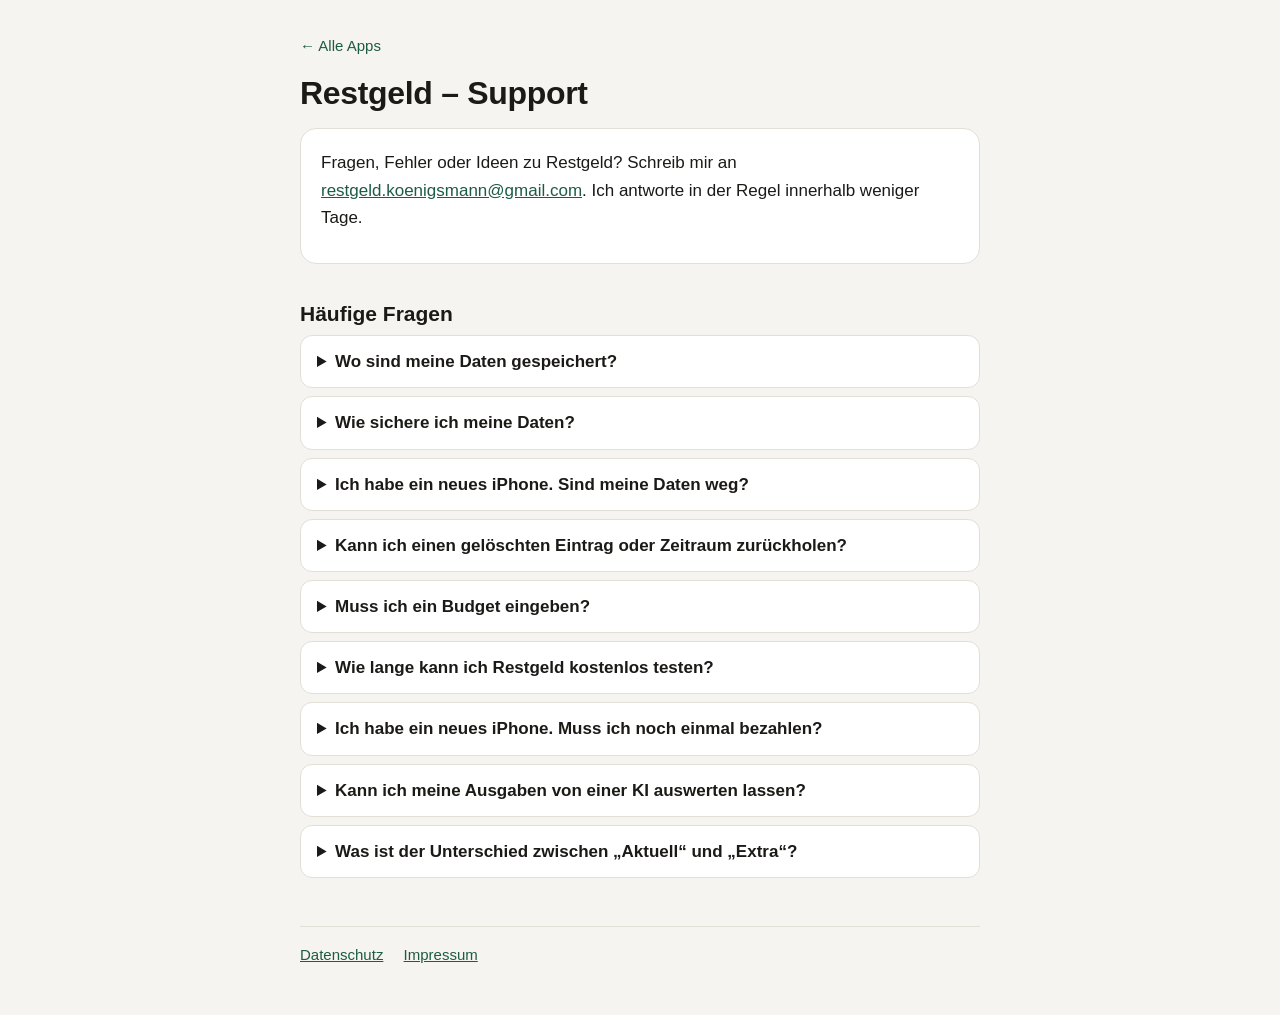
<file: restgeld-support.html>
<!doctype html>
<html lang="de">
<head>
<meta charset="utf-8">
<meta name="viewport" content="width=device-width, initial-scale=1">
<title>Support · Restgeld</title>
<link rel="stylesheet" href="style.css">
</head>
<body>
<main class="wrap">
<a class="back" href="./">← Alle Apps</a>
<h1>Restgeld – Support</h1>

<div class="card">
<p>Fragen, Fehler oder Ideen zu Restgeld? Schreib mir an <a href="mailto:restgeld.koenigsmann@gmail.com?subject=Restgeld%20Support">restgeld.koenigsmann@gmail.com</a>. Ich antworte in der Regel innerhalb weniger Tage.</p>
</div>

<h2>Häufige Fragen</h2>

<details>
<summary>Wo sind meine Daten gespeichert?</summary>
<p>Nur auf deinem iPhone. Es gibt kein Konto und keine Cloud.</p>
</details>

<details>
<summary>Wie sichere ich meine Daten?</summary>
<p>Tippe im Tab „Verlauf“ oben rechts auf ⓘ und dann auf „Daten sichern“. Speichere die Datei z. B. in der Dateien-App oder in iCloud Drive.</p>
</details>

<details>
<summary>Ich habe ein neues iPhone. Sind meine Daten weg?</summary>
<p>Nein, wenn du dein iPhone per iCloud-Backup oder direkt von Gerät zu Gerät überträgst. Alternativ spielst du eine eigene Sicherung über ⓘ → „Sicherung einspielen“ ein.</p>
</details>

<details>
<summary>Kann ich einen gelöschten Eintrag oder Zeitraum zurückholen?</summary>
<p>Nein, Löschen ist endgültig. Nur mit einer vorher erstellten Sicherung lassen sich die Daten wiederherstellen. Beachte: Das Einspielen ersetzt alle aktuellen Daten.</p>
</details>

<details>
<summary>Muss ich ein Budget eingeben?</summary>
<p>Nein. Ein Budget ist sinnvoll, um dein Restgeld zu sehen. Wenn du nur Ausgaben festhalten willst, lässt du das Feld einfach leer.</p>
</details>

<details>
<summary>Wie lange kann ich Restgeld kostenlos testen?</summary>
<p>14 Tage ohne Einschränkungen. Danach schaltest du die App einmalig für 2,99 € frei, ohne Abo. Ohne Freischaltung bleiben deine Daten erhalten und sichtbar, neue Einträge und Zeiträume sind dann aber nicht mehr möglich.</p>
</details>

<details>
<summary>Ich habe ein neues iPhone. Muss ich noch einmal bezahlen?</summary>
<p>Nein. Tippe im Tab „Verlauf“ auf ⓘ und dann auf „Käufe wiederherstellen“. Wichtig: Du musst mit derselben Apple-ID angemeldet sein, mit der du gekauft hast.</p>
</details>

<details>
<summary>Kann ich meine Ausgaben von einer KI auswerten lassen?</summary>
<p>Ja. Teile einen Zeitraum über das Teilen-Symbol als Text und füge ihn in eine KI deiner Wahl ein, z. B. mit der Bitte um eine kurze Auswertung. Beachte, dass die Daten dabei an den Anbieter gehen, den du auswählst.</p>
</details>

<details>
<summary>Was ist der Unterschied zwischen „Aktuell“ und „Extra“?</summary>
<p>„Aktuell“ ist dein normaler Zeitraum, z. B. ein Monat. „Extra“ ist ein zweiter, getrennter Topf, z. B. für einen Urlaub. Beide laufen unabhängig voneinander.</p>
</details>

<footer>
<a href="restgeld-datenschutz.html">Datenschutz</a>
<a href="impressum.html">Impressum</a>
</footer>
</main>
</body>
</html>
</file>
<file: style.css>
:root {
  --bg: #F5F4F0;
  --card: #FFFFFF;
  --ink: #1B1A17;
  --muted: #5C5A54;
  --line: #E2DFD7;
  --accent: #1E5B45;
  --accent-soft: #E3EEE8;
}

* { box-sizing: border-box; }

body {
  margin: 0;
  background: var(--bg);
  color: var(--ink);
  font: 17px/1.6 -apple-system, BlinkMacSystemFont, "Segoe UI", Helvetica, Arial, sans-serif;
  -webkit-text-size-adjust: 100%;
}

.wrap {
  max-width: 720px;
  margin: 0 auto;
  padding: 32px 20px 48px;
}

a { color: var(--accent); }
a:hover { color: #15402F; }

.back {
  display: inline-block;
  margin-bottom: 16px;
  font-size: 15px;
  text-decoration: none;
}

h1 {
  font-size: 32px;
  line-height: 1.2;
  margin: 0 0 12px;
  letter-spacing: -0.01em;
}

h2 {
  font-size: 21px;
  line-height: 1.3;
  margin: 36px 0 8px;
}

h3 {
  font-size: 17px;
  margin: 24px 0 4px;
}

p, ul { margin: 0 0 12px; }
ul { padding-left: 22px; }

.lead { font-size: 18px; color: var(--muted); }
.meta { font-size: 15px; color: var(--muted); }

.card {
  background: var(--card);
  border: 1px solid var(--line);
  border-radius: 16px;
  padding: 20px;
  margin: 16px 0;
}

.app {
  display: flex;
  gap: 16px;
  align-items: center;
}

.app svg {
  width: 72px;
  height: 72px;
  flex: none;
}

.app h2 { margin: 0 0 4px; }

.links {
  display: flex;
  flex-wrap: wrap;
  gap: 8px;
  margin-top: 16px;
}

.button {
  display: inline-flex;
  align-items: center;
  min-height: 44px;
  padding: 0 16px;
  border-radius: 12px;
  border: 1px solid var(--line);
  background: var(--bg);
  color: var(--ink);
  font-size: 15px;
  font-weight: 600;
  text-decoration: none;
}

.button.primary {
  background: var(--accent);
  border-color: var(--accent);
  color: #FFFFFF;
}

details {
  background: var(--card);
  border: 1px solid var(--line);
  border-radius: 12px;
  padding: 12px 16px;
  margin: 8px 0;
}

summary {
  font-weight: 600;
  cursor: pointer;
}

details p { margin: 8px 0 0; }

address { font-style: normal; }

footer {
  margin-top: 48px;
  padding-top: 16px;
  border-top: 1px solid var(--line);
  font-size: 15px;
  color: var(--muted);
}

footer a { margin-right: 16px; }
</file>
